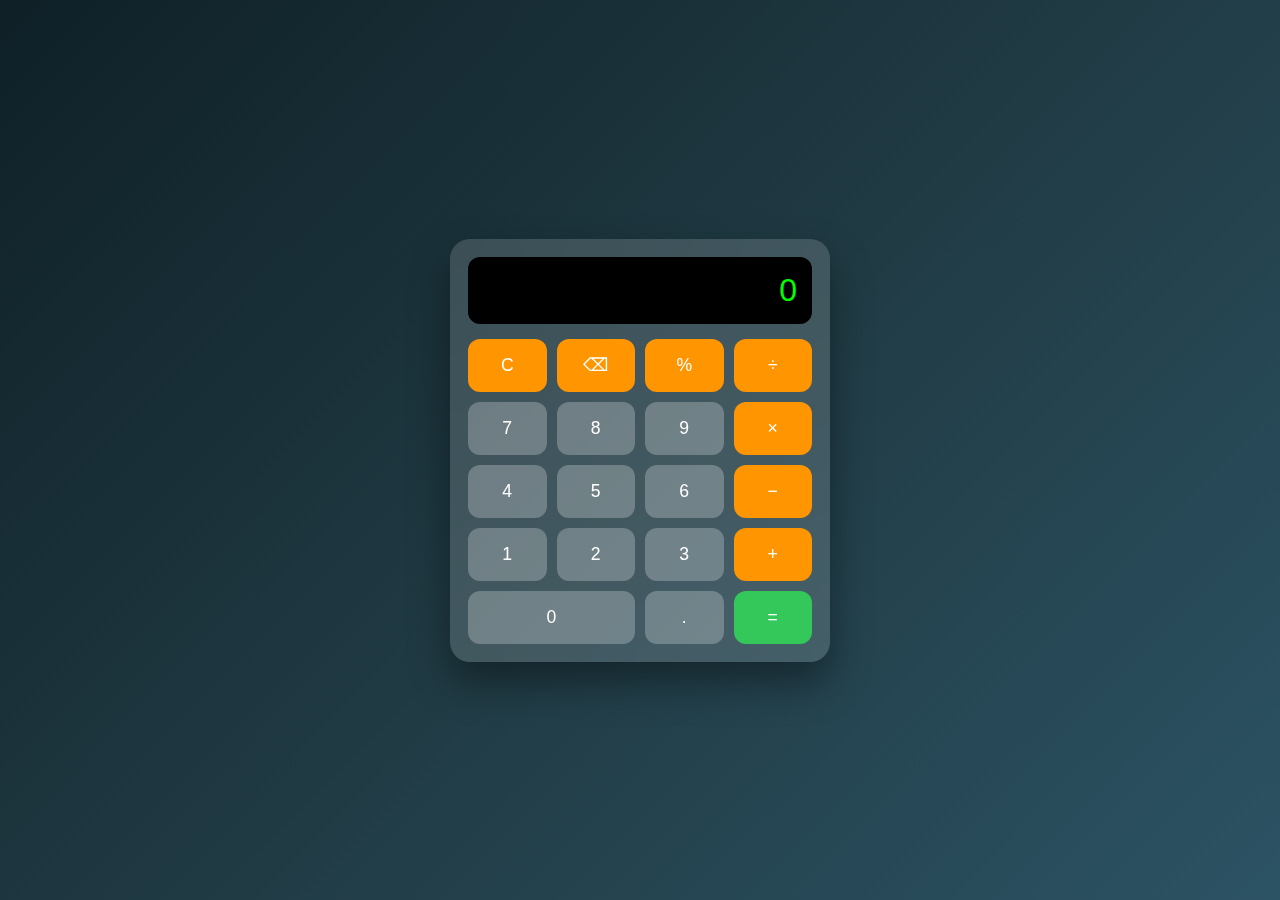
<file: index.html>
<!DOCTYPE html>
<html lang="en">
<head>
  <meta charset="UTF-8">
  <title>Digital Calculator</title>
  <link rel="stylesheet" href="style.css">
</head>
<body>

<div class="calculator">
  <div class="display" id="display">0</div>

  <div class="buttons">
    <button class="operator" onclick="clearDisplay()">C</button>
    <button class="operator" onclick="deleteLast()">⌫</button>
    <button class="operator" onclick="append('%')">%</button>
    <button class="operator" onclick="append('/')">÷</button>

    <button onclick="append('7')">7</button>
    <button onclick="append('8')">8</button>
    <button onclick="append('9')">9</button>
    <button class="operator" onclick="append('*')">×</button>

    <button onclick="append('4')">4</button>
    <button onclick="append('5')">5</button>
    <button onclick="append('6')">6</button>
    <button class="operator" onclick="append('-')">−</button>

    <button onclick="append('1')">1</button>
    <button onclick="append('2')">2</button>
    <button onclick="append('3')">3</button>
    <button class="operator" onclick="append('+')">+</button>

    <button class="zero" onclick="append('0')">0</button>
    <button onclick="append('.')">.</button>
    <button class="equal" onclick="calculate()">=</button>
  </div>
</div>

<script src="script.js"></script>
</body>
</html>
</file>
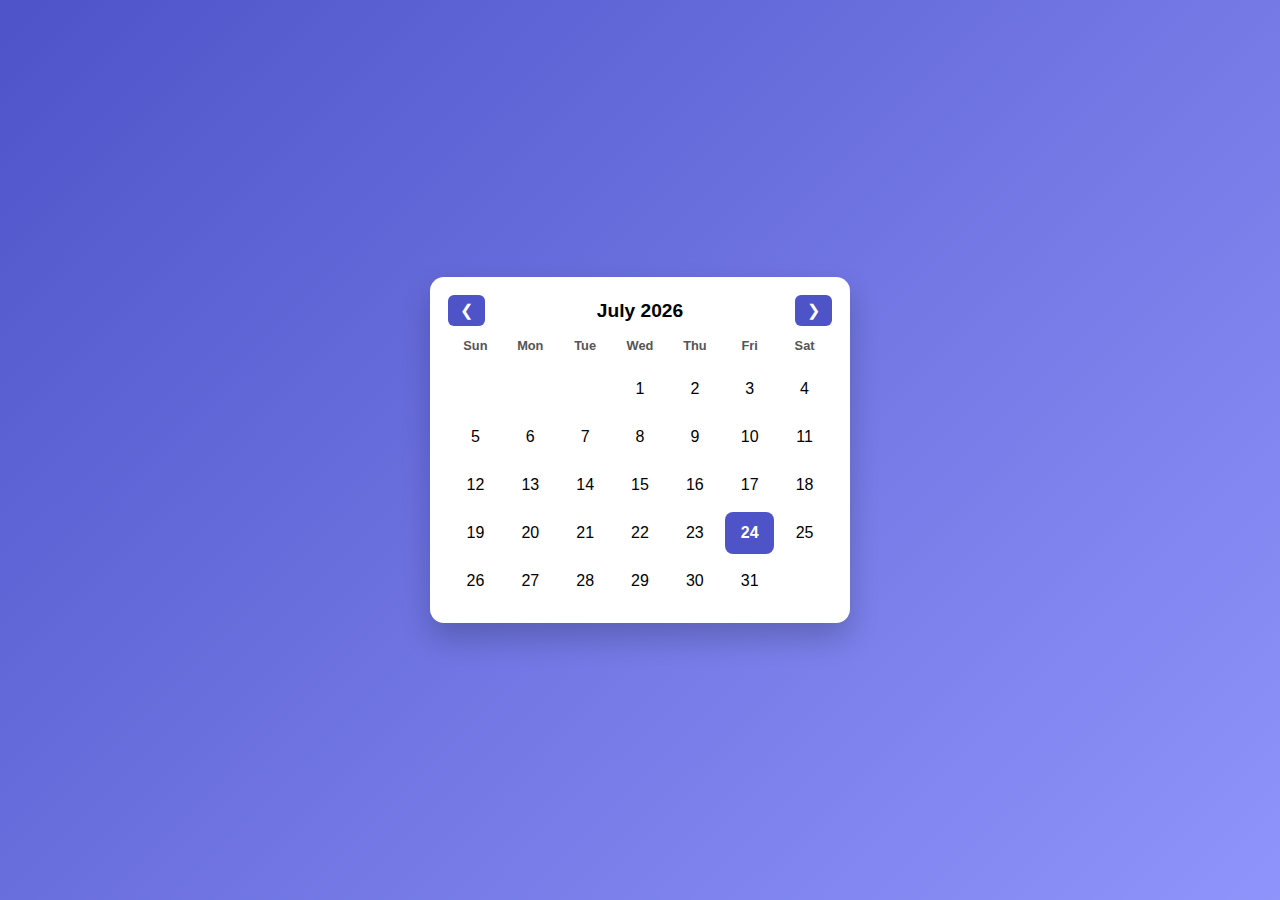
<file: index1.html>
<!DOCTYPE html>
<html lang="en">
<head>
    <meta charset="UTF-8">
    <meta name="viewport" content="width=device-width, initial-scale=1.0">
    <title>Professional Calendar</title>
    <link rel="stylesheet" href="style1.css">
</head>
<body>

<div class="calendar">
    <div class="header">
        <button id="prev">&#10094;</button>
        <h2 id="monthYear"></h2>
        <button id="next">&#10095;</button>
    </div>

    <div class="days">
        <div>Sun</div>
        <div>Mon</div>
        <div>Tue</div>
        <div>Wed</div>
        <div>Thu</div>
        <div>Fri</div>
        <div>Sat</div>
    </div>

    <div class="dates" id="dates"></div>
</div>

<script src="script1.js"></script>
</body>
</html>
</file>
<file: style.css>
* {
  margin: 0;
  padding: 0;
  box-sizing: border-box;
  font-family: 'Segoe UI', sans-serif;
}

body {
  min-height: 100vh;
  background: linear-gradient(135deg, #0f2027, #203a43, #2c5364);
  display: flex;
  justify-content: center;
  align-items: center;
  padding: 15px;
}

/* Calculator Box */
.calculator {
  width: 100%;
  max-width: 360px;
  background: rgba(255, 255, 255, 0.15);
  backdrop-filter: blur(15px);
  border-radius: 20px;
  padding: 18px;
  box-shadow: 0 20px 40px rgba(0,0,0,0.4);
}

/* Display */
.display {
  background: #000;
  color: #0f0;
  font-size: 2rem;
  text-align: right;
  padding: 15px;
  border-radius: 12px;
  margin-bottom: 15px;
  overflow-x: auto;
}

/* Buttons Grid */
.buttons {
  display: grid;
  grid-template-columns: repeat(4, 1fr);
  gap: 10px;
}

button {
  padding: 16px;
  font-size: 1.1rem;
  border: none;
  border-radius: 12px;
  cursor: pointer;
  background: rgba(255,255,255,0.25);
  color: #fff;
  transition: 0.2s;
}

button:hover {
  background: rgba(255,255,255,0.45);
}

.operator {
  background: #ff9500;
}

.equal {
  background: #34c759;
}

.zero {
  grid-column: span 2;
}

/* 📱 Small Mobile Screens */
@media (max-width: 400px) {
  .display {
    font-size: 1.6rem;
    padding: 12px;
  }

  button {
    padding: 14px;
    font-size: 1rem;
  }
}

/* 💻 Large Screens */
@media (min-width: 768px) {
  .calculator {
    max-width: 380px;
  }
}
</file>
<file: style1.css>
* {
    margin: 0;
    padding: 0;
    box-sizing: border-box;
    font-family: 'Segoe UI', sans-serif;
}

body {
    min-height: 100vh;
    display: flex;
    justify-content: center;
    align-items: center;
    background: linear-gradient(135deg, #4e54c8, #8f94fb);
}

.calendar {
    width: 320px;
    background: #fff;
    border-radius: 12px;
    padding: 20px;
    box-shadow: 0 15px 30px rgba(0,0,0,0.2);
}

.header {
    display: flex;
    justify-content: space-between;
    align-items: center;
}

.header h2 {
    font-size: 18px;
}

.header button {
    background: #4e54c8;
    color: #fff;
    border: none;
    padding: 6px 12px;
    border-radius: 6px;
    cursor: pointer;
}

.days, .dates {
    display: grid;
    grid-template-columns: repeat(7, 1fr);
    text-align: center;
    margin-top: 10px;
}

.days div {
    font-weight: bold;
    color: #555;
}

.dates div {
    padding: 10px;
    margin: 2px;
    border-radius: 6px;
    cursor: pointer;
}

.dates div:hover {
    background: #eee;
}

.today {
    background: #4e54c8;
    color: white;
}
* {
    margin: 0;
    padding: 0;
    box-sizing: border-box;
    font-family: 'Segoe UI', sans-serif;
}

body {
    min-height: 100vh;
    display: flex;
    justify-content: center;
    align-items: center;
    background: linear-gradient(135deg, #4e54c8, #8f94fb);
    padding: 10px;
}

/* Calendar Box */
.calendar {
    width: 100%;
    max-width: 360px;
    background: #fff;
    border-radius: 14px;
    padding: 18px;
    box-shadow: 0 15px 30px rgba(0,0,0,0.2);
}

/* Header */
.header {
    display: flex;
    justify-content: space-between;
    align-items: center;
}

.header h2 {
    font-size: 1.1rem;
    font-weight: 600;
}

.header button {
    background: #4e54c8;
    color: #fff;
    border: none;
    padding: 6px 12px;
    border-radius: 6px;
    cursor: pointer;
    font-size: 16px;
}

/* Days + Dates */
.days, .dates {
    display: grid;
    grid-template-columns: repeat(7, 1fr);
    text-align: center;
    margin-top: 12px;
}

.days div {
    font-weight: 600;
    font-size: 0.8rem;
    color: #555;
}

.dates div {
    padding: 10px 0;
    margin: 3px;
    border-radius: 8px;
    cursor: pointer;
    font-size: 0.9rem;
}

.dates div:hover {
    background: #f0f0f0;
}

/* Today */
.today {
    background: #4e54c8;
    color: white;
    font-weight: bold;
}

/* 📱 Mobile Small Screens */
@media (max-width: 400px) {
    .calendar {
        padding: 14px;
    }

    .header h2 {
        font-size: 1rem;
    }

    .dates div {
        padding: 8px 0;
        font-size: 0.8rem;
    }
}

/* 💻 Large Screens */
@media (min-width: 768px) {
    .calendar {
        max-width: 420px;
    }

    .header h2 {
        font-size: 1.2rem;
    }

    .dates div {
        padding: 12px 0;
        font-size: 1rem;
    }
}
</file>
